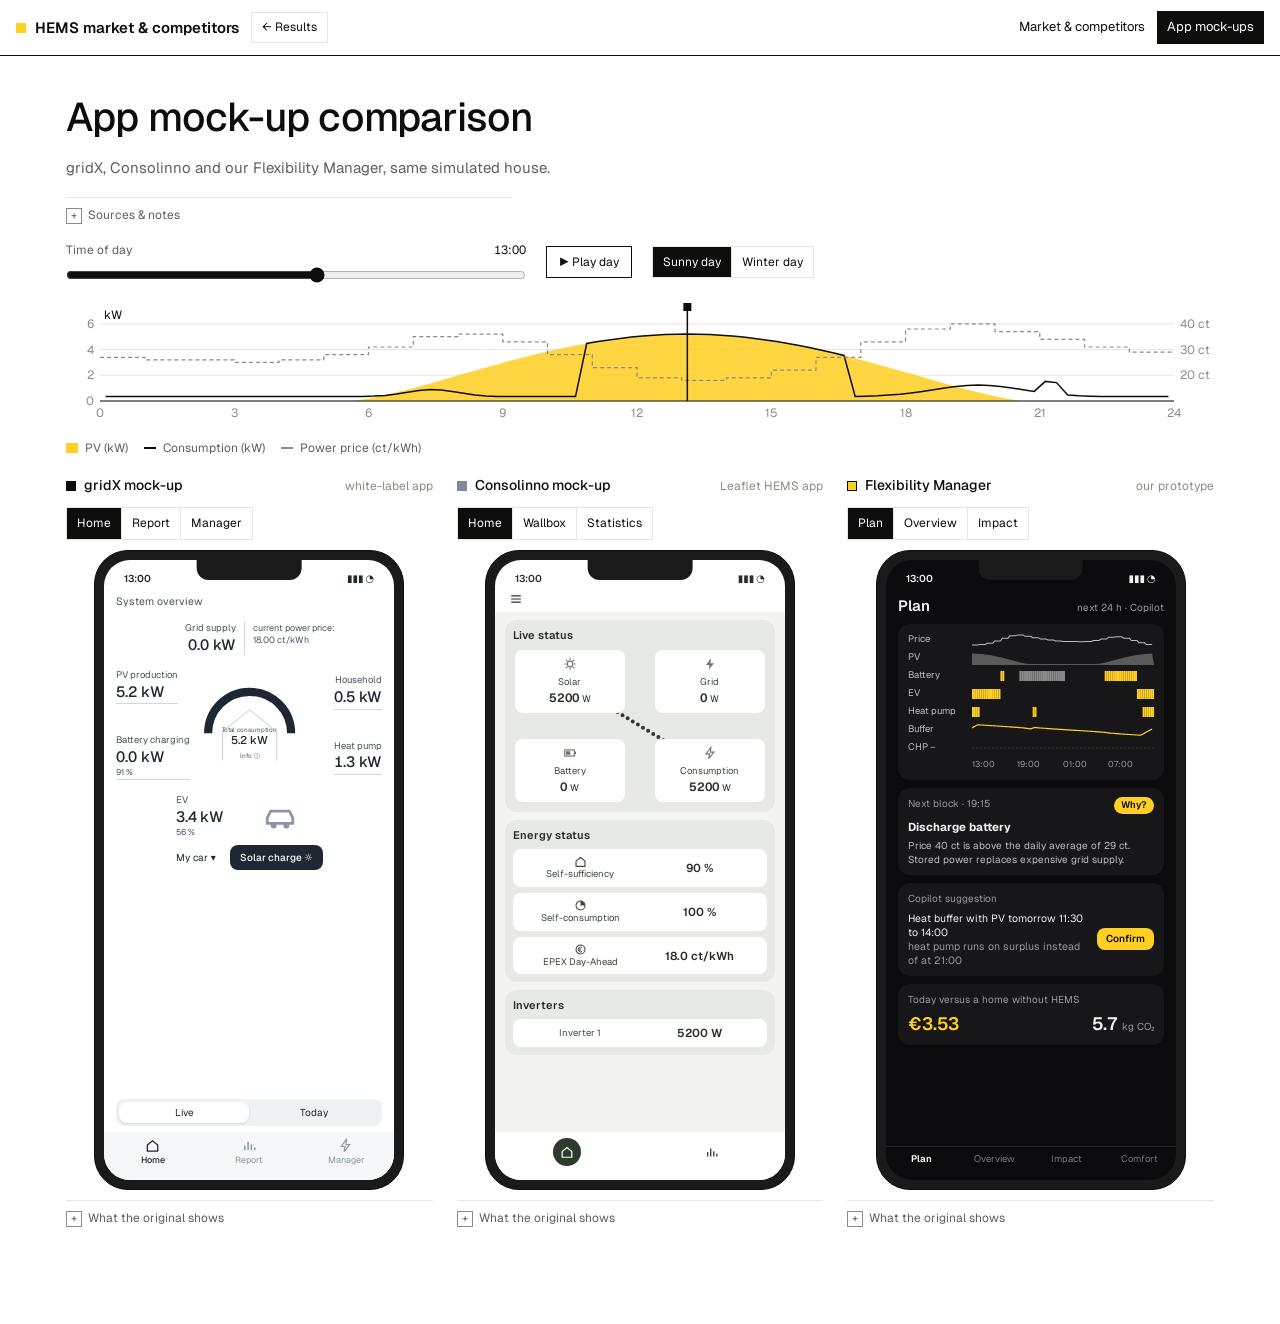
<file: market/mockups.html>
<!doctype html>
<html lang="en">
<meta charset="utf-8">
<meta name="viewport" content="width=device-width,initial-scale=1,viewport-fit=cover">
<title>App Mock-up Comparison</title>
<meta name="robots" content="noindex, nofollow">
<link rel="preconnect" href="https://fonts.googleapis.com">
<link rel="preconnect" href="https://fonts.gstatic.com" crossorigin>
<link rel="stylesheet" href="https://fonts.googleapis.com/css2?family=Geist:wght@400;500;600&family=Geist+Mono:wght@400;500&display=swap">
<link rel="stylesheet" href="shared.css">
<style>
.mk-main { max-width: 1180px; margin-inline: auto; padding: 40px max(16px, env(safe-area-inset-right, 0px)) 96px max(16px, env(safe-area-inset-left, 0px)); display: grid; gap: 18px; }
.mk-main h1 { font-size: clamp(26px, 3.4vw, 40px); max-width: none; }
.mk-main .lede { font-size: 15px; }
</style>

<header class="head">
  <span class="brand"><i></i>HEMS market &amp; competitors</span>
  <a class="back" href="../">← Results</a>
  <nav aria-label="Pages">
    <a href="index.html">Market &amp; competitors</a>
    <a href="mockups.html" aria-current="page">App mock-ups</a>
  </nav>
</header>

<main class="mk-main">
  <h1>App mock-up comparison</h1>
  <p class="lede">gridX, Consolinno and our Flexibility Manager, same simulated house.</p>
<style>
/* ---- Exhibit "three apps" (ported from the team's competitor page, section 06).
   Every rule is scoped to #x-apps; the source's .frame is .ap-frame, .body inside the phones is .ap-body,
   .chart is .ap-chart, .apps-ctl is .ap-ctl. Phone screens keep their own fixed light/dark look. ---- */
#x-apps { --c-g: var(--c-gridx); --c-c: var(--c-consolinno); --c-o: var(--c-ours); --yellow: var(--accent); --panel-line: var(--line); --hover: var(--panel-2); margin: 0; }
#x-apps > .body { overflow-x: visible; display: grid; gap: 18px; }

/* controls */
#x-apps .ap-ctl { display: flex; flex-wrap: wrap; align-items: center; gap: 12px 20px; }
#x-apps .ctl { display: grid; gap: 7px; min-width: min(260px, 100%); flex: 1; max-width: 460px; }
#x-apps .ctl .top { display: flex; justify-content: space-between; align-items: baseline; gap: 8px; font-size: 12px; }
#x-apps .ctl .top span:first-child { color: var(--muted); }
#x-apps .ctl .val { font-variant-numeric: tabular-nums; color: var(--ink); }
#x-apps .ctl input[type="range"] { width: 100%; margin: 0; }
#x-apps .ap-btn { white-space: nowrap; }

/* day profile above the phones */
#x-apps .ap-chart { width: 100%; min-width: 0; position: relative; }
#x-apps .ap-chart svg { display: block; overflow: visible; max-width: 100%; height: auto; }
#x-apps .ap-chart text { font-family: var(--sans); font-size: 12px; fill: var(--grey); }
#x-apps .ap-chart text.dl { fill: var(--ink); }
#x-apps .ap-key { display: flex; flex-wrap: wrap; gap: 6px 16px; font-size: 12px; color: var(--muted); }
#x-apps .ap-key span { display: inline-flex; align-items: center; gap: 7px; }
#x-apps .ap-key i { width: 12px; height: 10px; display: inline-block; flex: none; }

/* phones */
#x-apps .phones { display: grid; grid-template-columns: repeat(auto-fit, minmax(250px, 1fr)); gap: 28px 24px; }
#x-apps .ph { display: grid; gap: 10px; align-content: start; min-width: 0; }
#x-apps .ph-h { display: flex; align-items: baseline; gap: 8px; font-size: 14px; font-weight: 500; }
#x-apps .ph-h i { width: 10px; height: 10px; flex: none; align-self: center; }
#x-apps .ph-h i.o { outline: 1px solid var(--ink); outline-offset: -1px; }
#x-apps .ph-h small { font-weight: 400; font-size: 12px; color: var(--grey); margin-left: auto; }
#x-apps .ph-tabs { justify-self: start; }
#x-apps .ap-frame { width: 100%; max-width: 310px; justify-self: center; aspect-ratio: 9 / 18.6; border: 1px solid var(--ink); background: #1a1a1a; padding: 9px; border-radius: 34px !important; position: relative; }
#x-apps .screen { width: 100%; height: 100%; overflow: hidden; border-radius: 26px !important; position: relative; display: flex; flex-direction: column; font-size: 11px; line-height: 1.35; }
/* undo the page-wide svg defaults (display:block, max-width) inside the phones; text styles are set inline by apps.js */
#x-apps .screen svg { display: inline; max-width: none; overflow: visible; }
#x-apps .screen svg[width="100%"] { max-width: 100%; }
#x-apps .notch { position: absolute; top: 9px; left: 50%; transform: translateX(-50%); width: 34%; height: 20px; background: #1a1a1a; border-radius: 0 0 12px 12px !important; z-index: 3; }
#x-apps .sb { height: 30px; flex: none; display: flex; justify-content: space-between; align-items: flex-end; padding: 0 20px 4px; font-size: 10px; font-weight: 600; }
#x-apps .r8 { border-radius: 8px !important; } #x-apps .r12 { border-radius: 12px !important; } #x-apps .r16 { border-radius: 16px !important; } #x-apps .rf { border-radius: 999px !important; }
#x-apps .ph > details.more { justify-self: stretch; }
#x-apps .app-note { font-size: 12px; color: var(--muted); margin: 8px 0 0; padding-left: 16px; display: grid; gap: 4px; line-height: 1.45; }

/* gridX mock-up: light, house gauge in the middle, devices left and right, Live/Today at the bottom */
#x-apps .a-g { background: #ffffff; color: #1f2733; }
#x-apps .a-g .ap-body { flex: 1; overflow: hidden; padding: 4px 12px 0; display: flex; flex-direction: column; gap: 14px; }
#x-apps .a-g .st { font-size: 10.5px; color: #4a5361; }
#x-apps .a-g .val { display: grid; gap: 0; }
#x-apps .a-g .val small { font-size: 9.5px; color: #4a5361; }
#x-apps .a-g .val b { font-size: 15px; font-weight: 500; letter-spacing: -.01em; font-variant-numeric: tabular-nums; }
#x-apps .a-g .val i { font-style: normal; font-size: 8.5px; color: #4a5361; }
#x-apps .a-g .val.l { border-bottom: 1.5px solid #cfd6de; padding-bottom: 1px; width: fit-content; }
#x-apps .a-g .top { display: grid; grid-template-columns: 1fr 1fr; align-items: end; gap: 8px; }
#x-apps .a-g .top .val { justify-items: end; text-align: right; border-right: 1.5px solid #cfd6de; padding-right: 8px; }
#x-apps .a-g .top .pr { font-size: 9px; color: #4a5361; align-self: start; }
#x-apps .a-g .mid { display: grid; grid-template-columns: 1fr 1.25fr 1fr; align-items: center; gap: 4px; }
#x-apps .a-g .mid .col { display: grid; gap: 30px; }
#x-apps .a-g .mid .col.r { justify-items: end; text-align: right; }
#x-apps .a-g .mid .col.r .val { justify-items: end; }
#x-apps .a-g .ic { color: #8a96a6; }
#x-apps .a-g .ev { display: grid; grid-template-columns: auto auto; justify-content: center; align-items: end; gap: 6px 14px; }
#x-apps .a-g .ev .row2 { grid-column: 1 / -1; display: flex; justify-content: center; gap: 14px; align-items: center; }
#x-apps .a-g .btn-g { background: #1f2733; color: #fff; font-size: 10px; font-weight: 500; padding: 6px 10px; }
#x-apps .a-g .btn-g.off { background: #e6eaef; color: #4a5361; }
#x-apps .a-g .tg { display: grid; grid-template-columns: 1fr 1fr; background: #eef1f4; padding: 3px; font-size: 10px; text-align: center; cursor: pointer; margin-top: auto; }
#x-apps .a-g .tg span { padding: 4px 0; }
#x-apps .a-g .tg span.on { background: #fff; box-shadow: 0 1px 2px rgba(0,0,0,.12); }
#x-apps .a-g .cardg { background: #fff; border: 1px solid #e6eaef; padding: 8px 10px; display: grid; gap: 3px; }
#x-apps .a-g .cardg .h { font-size: 9.5px; color: #4a5361; display: flex; justify-content: space-between; }
#x-apps .a-g .cardg .v { font-size: 17px; font-weight: 500; }
#x-apps .a-g .cardg .v small { font-size: 9.5px; font-weight: 400; color: #4a5361; margin-left: 2px; }
#x-apps .a-g .tri { display: grid; grid-template-columns: repeat(3, 1fr); gap: 4px; }
#x-apps .a-g .tri div { border: 1px solid #e6eaef; padding: 5px 4px; display: grid; gap: 1px; text-align: center; font-size: 8.5px; color: #4a5361; }
#x-apps .a-g .tri b { font-size: 12px; color: #1f2733; font-weight: 500; }
#x-apps .a-g .seg3 { display: grid; grid-template-columns: repeat(3, 1fr); background: #eef1f4; padding: 2px; font-size: 9px; text-align: center; }
#x-apps .a-g .seg3 span { padding: 3px 0; } #x-apps .a-g .seg3 span.on { background: #fff; }
#x-apps .a-g .prio { display: grid; grid-template-columns: 50px 1fr; gap: 6px; align-items: center; border: 1px solid #e6eaef; padding: 6px 8px; font-size: 10px; }
#x-apps .a-g .prio small { font-size: 8.5px; color: #4a5361; display: block; }
#x-apps .a-g .li { display: flex; justify-content: space-between; align-items: center; padding: 5px 0; border-top: 1px solid #eef1f4; font-size: 10px; }
#x-apps .a-g .li:first-of-type { border-top: 0; }
#x-apps .a-g .sw-t { width: 26px; height: 15px; background: #1f2733; position: relative; flex: none; }
#x-apps .a-g .sw-t::after { content: ""; position: absolute; right: 2px; top: 2px; width: 11px; height: 11px; background: #fff; border-radius: 50% !important; }
#x-apps .a-g .nav { flex: none; display: grid; grid-template-columns: repeat(3, 1fr); background: #f6f7f9; padding: 6px 0 14px; font-size: 9px; text-align: center; color: #8a96a6; margin-top: 6px; }
#x-apps .a-g .nav span { display: grid; justify-items: center; gap: 1px; }
#x-apps .a-g .nav span.on { color: #1f2733; font-weight: 500; }
#x-apps .fl { stroke-dasharray: 0 6; stroke-linecap: round; animation: ap-fl 1.1s linear infinite; }
@keyframes ap-fl { to { stroke-dashoffset: -12; } }
@media (prefers-reduced-motion: reduce) { #x-apps .fl { animation: none; } }

/* Consolinno mock-up: cards on a light ground, 2x2 tiles with dotted flows, values in watts */
#x-apps .a-c { background: #ffffff; color: #263026; }
#x-apps .a-c .hd { flex: none; display: flex; justify-content: space-between; align-items: center; padding: 2px 14px 6px; font-size: 13px; }
#x-apps .a-c .hd .t { font-size: 11px; font-weight: 500; }
#x-apps .a-c .ap-body { flex: 1; overflow: hidden; padding: 8px 10px 0; display: flex; flex-direction: column; gap: 8px; background: #f3f4f2; }
#x-apps .a-c .pnl { background: #e7e9e5; padding: 8px; display: grid; gap: 6px; }
#x-apps .a-c .pnl > b { font-size: 11px; font-weight: 600; }
#x-apps .a-c .tiles { display: grid; grid-template-columns: 1fr 1fr; gap: 26px 30px; position: relative; padding: 2px; }
#x-apps .a-c .tl { background: #fff; padding: 7px 4px; display: grid; justify-items: center; gap: 1px; position: relative; z-index: 1; text-align: center; }
#x-apps .a-c .tl small { font-size: 9.5px; color: #3e4a3e; }
#x-apps .a-c .tl b { font-size: 12px; font-weight: 600; font-variant-numeric: tabular-nums; }
#x-apps .a-c .tl b i { font-style: normal; font-weight: 400; font-size: 9.5px; }
#x-apps .a-c .tl .ic { color: #6b746b; }
#x-apps .a-c .tiles > svg { position: absolute; inset: 0; width: 100%; height: 100%; z-index: 0; overflow: visible; max-width: none; }
#x-apps .a-c .rowc { background: #fff; display: grid; grid-template-columns: 1fr 1fr; align-items: center; padding: 6px 8px; }
#x-apps .a-c .rowc span { display: grid; justify-items: center; font-size: 9.5px; color: #3e4a3e; text-align: center; }
#x-apps .a-c .rowc b { text-align: center; font-size: 11.5px; font-weight: 600; }
#x-apps .a-c .kv { display: flex; justify-content: space-between; padding: 6px 0; font-size: 10px; }
#x-apps .a-c .kv span:first-child { color: #3e4a3e; }
#x-apps .a-c .h2c { font-size: 13px; font-weight: 600; display: flex; justify-content: space-between; align-items: center; margin-top: 6px; }
#x-apps .a-c .pill { font-size: 9.5px; font-weight: 500; padding: 3px 14px; background: #2e3a2e; color: #fff; }
#x-apps .a-c .pill.off { background: #d9dcd7; color: #3e4a3e; }
#x-apps .a-c .btnc { background: #c9cec6; text-align: center; padding: 7px; font-weight: 600; font-size: 8.5px; letter-spacing: .06em; margin-top: 6px; }
#x-apps .a-c .seg2 { display: flex; background: #eef0ec; font-size: 10px; }
#x-apps .a-c .seg2[data-act] { cursor: pointer; }
#x-apps .a-c .seg2 span { flex: 1; text-align: center; padding: 3px 0; }
#x-apps .a-c .seg2 span.on { background: #2e3a2e; color: #fff; }
#x-apps .a-c .ctr { text-align: center; font-size: 9px; color: #3e4a3e; line-height: 1.5; }
#x-apps .a-c .nav { flex: none; display: flex; justify-content: space-around; align-items: center; background: #fff; padding: 6px 0 14px; color: #3e4a3e; }
#x-apps .a-c .nav span { width: 28px; height: 28px; display: grid; place-items: center; border-radius: 50% !important; }
#x-apps .a-c .nav span.on { background: #2e3a2e; color: #fff; }

/* Flexibility Manager: dark app like our prototype */
#x-apps .a-o { background: #0b0b0d; color: #f2f2f2; }
#x-apps .a-o .ap-body { flex: 1; overflow: hidden; padding: 6px 12px 0; display: flex; flex-direction: column; gap: 8px; }
#x-apps .a-o .ttl { font-size: 15px; font-weight: 600; display: flex; justify-content: space-between; align-items: baseline; }
#x-apps .a-o .ttl small { font-size: 10px; color: #9a9a9a; font-weight: 400; }
#x-apps .a-o .crd { background: #17171a; padding: 9px 10px; display: grid; gap: 5px; }
#x-apps .a-o .crd .h { font-size: 10px; color: #9a9a9a; display: flex; justify-content: space-between; }
#x-apps .a-o .big { font-size: 18px; font-weight: 600; font-variant-numeric: tabular-nums; }
#x-apps .a-o .big small { font-size: 10px; color: #9a9a9a; font-weight: 400; margin-left: 4px; }
#x-apps .a-o .y { color: var(--yellow); }
#x-apps .a-o .why { display: inline-flex; gap: 5px; align-items: center; font-size: 9.5px; color: #0b0b0d; background: var(--yellow); padding: 2px 7px; font-weight: 600; width: fit-content; }
#x-apps .a-o .cp { display: flex; justify-content: space-between; align-items: center; gap: 8px; }
#x-apps .a-o .cp .b { background: var(--yellow); color: #0b0b0d; padding: 4px 9px; font-weight: 600; font-size: 10px; flex: none; cursor: pointer; }
#x-apps .a-o .nav { margin-top: auto; flex: none; display: grid; grid-template-columns: repeat(4, 1fr); border-top: 1px solid #222; padding: 6px 0 14px; font-size: 9.5px; text-align: center; color: #777; }
#x-apps .a-o .nav span.on { color: #fff; font-weight: 600; }
#x-apps .a-o .lane { display: grid; grid-template-columns: 58px 1fr; align-items: center; gap: 6px; font-size: 9.5px; color: #bdbdbd; }
#x-apps .a-o .lane svg { display: block; width: 100%; height: 14px; max-width: none; }
#x-apps .a-o .goal { display: grid; grid-template-columns: 70px 1fr 26px; gap: 6px; align-items: center; font-size: 10px; }
#x-apps .a-o .goal .t { height: 4px; background: #2a2a2e; position: relative; }
#x-apps .a-o .goal .t b { position: absolute; left: 0; top: 0; bottom: 0; background: var(--yellow); }

@media (max-width: 560px) {
  #x-apps .phones { grid-template-columns: minmax(0, 1fr); }
  #x-apps .ap-btn { order: 2; }
}
</style>

<figure class="exhibit wide" id="x-apps" style="border-top:0;padding-top:0">
  <div class="side">
    <details class="more"><summary>Sources &amp; notes</summary><p>Schematic mock-ups based on the apps' original screenshots: same structure and content, but without logos, brand colours and illustrations, labels translated. All three show the same simulated single-family home with 8 kWp PV, a 10 kWh battery, a heat pump with buffer and an EV. Drag the time of day or switch the views. Source: group research (team page, 24.11.2026), mock-ups based on the apps' screenshots.</p></details>
  </div>
  <div class="body">
    <div class="ap-ctl">
      <div class="ctl">
        <div class="top"><span>Time of day</span><span class="val" id="ap-time">13:00</span></div>
        <input type="range" id="ap-t" min="0" max="95" step="1" value="52" aria-label="Time of day">
      </div>
      <button type="button" class="btn ap-btn" id="ap-play">▶ Play day</button>
      <div class="seg" role="group" aria-label="Weather">
        <button type="button" data-wx="sun" aria-pressed="true">Sunny day</button>
        <button type="button" data-wx="cloud" aria-pressed="false">Winter day</button>
      </div>
    </div>
    <div class="ap-chart" id="ap-day"></div>
    <div class="ap-key" aria-hidden="true"><span><i style="background:var(--accent)"></i>PV (kW)</span><span><i style="height:2px;background:var(--ink)"></i>Consumption (kW)</span><span><i style="height:0;border-top:2px dashed var(--grey)"></i>Power price (ct/kWh)</span></div>
    <div class="phones">
      <div class="ph">
        <div class="ph-h"><i style="background:var(--c-g)"></i>gridX mock-up<small>white-label app</small></div>
        <div class="seg ph-tabs" role="group" aria-label="gridX view" data-app="g">
          <button type="button" data-v="home" aria-pressed="true">Home</button>
          <button type="button" data-v="report" aria-pressed="false">Report</button>
          <button type="button" data-v="manager" aria-pressed="false">Manager</button>
        </div>
        <div class="ap-frame"><div class="notch"></div><div class="screen a-g" id="scr-g"></div></div>
        <details class="more"><summary>What the original shows</summary>
          <ul class="app-note">
            <li>Home: house-shaped gauge with total consumption, devices around it, values in kW, current power price on top.</li>
            <li>Report: price paid per kWh versus “without HEMS”, plus savings, feed-in earnings and grid costs in euros.</li>
            <li>What the control plans next is not shown, only “optimised x times in the last 6 h”.</li>
          </ul>
        </details>
      </div>
      <div class="ph">
        <div class="ph-h"><i style="background:var(--c-c)"></i>Consolinno mock-up<small>Leaflet HEMS app</small></div>
        <div class="seg ph-tabs" role="group" aria-label="Consolinno view" data-app="c">
          <button type="button" data-v="home" aria-pressed="true">Home</button>
          <button type="button" data-v="wallbox" aria-pressed="false">Wallbox</button>
          <button type="button" data-v="stats" aria-pressed="false">Statistics</button>
        </div>
        <div class="ap-frame"><div class="notch"></div><div class="screen a-c" id="scr-c"></div></div>
        <details class="more"><summary>What the original shows</summary>
          <ul class="app-note">
            <li>Home: four tiles with dotted flows, values in watts, below them self-sufficiency, self-consumption and spot price.</li>
            <li>Detailed wallbox screen: charging mode, phases, status, charging power. Statistics with today's and tomorrow's spot price.</li>
            <li>No savings in euros; heat pump and buffer are missing from the home screen.</li>
          </ul>
        </details>
      </div>
      <div class="ph">
        <div class="ph-h"><i class="o" style="background:var(--c-o)"></i>Flexibility Manager<small>our prototype</small></div>
        <div class="seg ph-tabs" role="group" aria-label="Flexibility Manager view" data-app="o">
          <button type="button" data-v="plan" aria-pressed="true">Plan</button>
          <button type="button" data-v="overview" aria-pressed="false">Overview</button>
          <button type="button" data-v="impact" aria-pressed="false">Impact</button>
        </div>
        <div class="ap-frame"><div class="notch"></div><div class="screen a-o" id="scr-o"></div></div>
        <details class="more"><summary>What the original shows</summary>
          <ul class="app-note">
            <li>Home: schedule for the next 24 h per device, heat included.</li>
            <li>“Why?” explains every block; the copilot asks before intervening.</li>
            <li>Live values only appear in the overview, not on the home screen.</li>
          </ul>
        </details>
      </div>
    </div>
  </div>
</figure>

</main>

<script src="js/ui.js"></script>
<script src="js/apps.js"></script>
</file>
<file: market/shared.css>
/* HEMS market pages: shared design system.
   Layout concept: report pages in the look of the project site (white, black hairlines,
   yellow as the only accent, square corners), MBB exhibit convention:
   action title (the takeaway as a sentence) -> exhibit -> source line. */
:root {
  --bg: #ffffff; --ink: #0d0d0c; --muted: #5f5f5b; --grey: #8c8c86; --line: #e6e6e1;
  --panel: #f5f5f2; --panel-2: #ebebe6; --accent: #ffcf22; --accent-ink: #0d0d0c;
  /* fixed series: gridX = ink, Consolinno = grey-blue, our HEMS = accent */
  --c-gridx: #0d0d0c; --c-consolinno: #7d8a99; --c-ours: #ffcf22;
  /* archetypes (strategic groups), 8 categorical hues, muted, checked on both grounds */
  --a1: #2f5d8a; /* hardware OEM storage/inverter */
  --a2: #b5552f; /* heating OEM */
  --a3: #3d3d3a; /* utility / utility platform */
  --a4: #8a5a9e; /* full-stack installer */
  --a5: #2e8a6b; /* independent HEMS specialist */
  --a6: #c99a1a; /* tariff & flex player */
  --a7: #5b8fd1; /* software pure play */
  --a8: #9a9a93; /* open source */
  --good: #2e8a6b; --bad: #c2412d;
  --sans: "Geist", ui-sans-serif, system-ui, -apple-system, "Helvetica Neue", Arial, sans-serif;
  --mono: "Geist Mono", ui-monospace, "SF Mono", Menlo, monospace;
  --side: 248px; --head: 56px;
}
@media (prefers-color-scheme: dark) {
  :root:not([data-theme="light"]) {
    --bg: #121211; --ink: #f2f2ee; --muted: #b0b0a9; --grey: #8b8b85; --line: #2c2c2a;
    --panel: #1b1b1a; --panel-2: #262624; --accent: #ffcf22; --accent-ink: #121211;
    --c-gridx: #f2f2ee; --c-consolinno: #93a3b5; --c-ours: #ffcf22;
    --a1: #6f9fd0; --a2: #e08458; --a3: #cfcfc8; --a4: #b48ac7; --a5: #5cc29e; --a6: #e6bb45; --a7: #8db6ea; --a8: #77776f;
    --good: #5cc29e; --bad: #ef6f5a;
    color-scheme: dark;
  }
}
:root[data-theme="dark"] {
  --bg: #121211; --ink: #f2f2ee; --muted: #b0b0a9; --grey: #8b8b85; --line: #2c2c2a;
  --panel: #1b1b1a; --panel-2: #262624; --accent: #ffcf22; --accent-ink: #121211;
  --c-gridx: #f2f2ee; --c-consolinno: #93a3b5; --c-ours: #ffcf22;
  --a1: #6f9fd0; --a2: #e08458; --a3: #cfcfc8; --a4: #b48ac7; --a5: #5cc29e; --a6: #e6bb45; --a7: #8db6ea; --a8: #77776f;
  --good: #5cc29e; --bad: #ef6f5a;
  color-scheme: dark;
}

* { box-sizing: border-box; border-radius: 0 !important; }
[hidden] { display: none !important; }
html { scroll-behavior: smooth; }
@media (prefers-reduced-motion: reduce) { html { scroll-behavior: auto; } * { transition: none !important; animation: none !important; } }
body { margin: 0; background: var(--bg); color: var(--ink); font-family: var(--sans); font-size: 15px; line-height: 1.55; -webkit-font-smoothing: antialiased; }
body::before { content: ""; position: fixed; inset: 0 0 auto; height: env(safe-area-inset-top, 0px); z-index: 10; background: var(--bg); }
a { color: inherit; text-underline-offset: 3px; }
button, input, select { font: inherit; color: inherit; }
:focus-visible { outline: 2px solid var(--ink); outline-offset: 2px; }
.num, td, .tab { font-variant-numeric: tabular-nums; }
.muted { color: var(--muted); } .grey { color: var(--grey); }

/* header */
.head { position: sticky; top: env(safe-area-inset-top, 0px); z-index: 6; height: var(--head); background: var(--bg); border-bottom: 1px solid var(--ink);
  display: flex; align-items: center; gap: 20px; padding-left: max(16px, env(safe-area-inset-left, 0px)); padding-right: max(16px, env(safe-area-inset-right, 0px)); }
.head .brand { font-weight: 600; white-space: nowrap; }
.head .brand i { display: inline-block; width: 10px; height: 10px; background: var(--accent); margin-right: 9px; }
/* back to the results page: same button as week 3 (flex/, "← Results") */
.head .back { margin-left: -8px; border: 1px solid var(--line); background: var(--bg); padding: 5px 10px; font-size: 12px; text-decoration: none; white-space: nowrap; flex-shrink: 0; }
.head .back:hover { border-color: var(--ink); }
.head nav { display: flex; gap: 2px; margin-left: auto; overflow-x: auto; }
.head nav a { text-decoration: none; padding: 6px 10px; font-size: 13px; white-space: nowrap; }
.head nav a[aria-current="page"] { background: var(--ink); color: var(--bg); }
.head nav a:not([aria-current="page"]):hover { background: var(--panel); }

/* frame: left table of contents + content */
.frame { display: grid; grid-template-columns: var(--side) minmax(0, 1fr); }
.toc { position: sticky; top: calc(var(--head) + env(safe-area-inset-top, 0px)); align-self: start; height: calc(100vh - var(--head)); overflow-y: auto;
  border-right: 1px solid var(--line); padding: 24px 20px; display: grid; align-content: start; gap: 2px; font-size: 13px; }
.toc .lbl { font-size: 11px; letter-spacing: .08em; text-transform: uppercase; color: var(--grey); padding-bottom: 8px; }
.toc a { display: grid; grid-template-columns: 26px minmax(0, 1fr); padding: 5px 8px; margin-inline: -8px; text-decoration: none; }
.toc a .no { color: var(--grey); font-variant-numeric: tabular-nums; }
.toc a:hover { background: var(--panel); }
.toc a[aria-current="true"] { background: var(--panel); box-shadow: inset 2px 0 0 var(--ink); font-weight: 500; }
.main { min-width: 0; padding-block: 0 96px; padding-left: max(16px, env(safe-area-inset-left, 0px)); padding-right: max(16px, env(safe-area-inset-right, 0px)); }
.wrap { max-width: 1180px; margin-inline: auto; padding-inline: clamp(0px, 3vw, 32px); }
@media (max-width: 900px) { .frame { grid-template-columns: minmax(0, 1fr); } .toc { display: none; } }

/* hero */
.hero { padding-block: 56px 40px; display: grid; gap: 22px; border-bottom: 1px solid var(--ink); }
.eyebrow { font-size: 11px; letter-spacing: .1em; text-transform: uppercase; color: var(--muted); }
h1 { margin: 0; font-weight: 500; font-size: clamp(30px, 4.4vw, 52px); line-height: 1.05; letter-spacing: -0.02em; text-wrap: balance; max-width: 22ch; }
.lede { margin: 0; max-width: 64ch; font-size: 17px; color: var(--muted); }

/* executive summary: three numbered key messages (a real ranking, so numbers carry meaning) */
.keys3 { display: grid; grid-template-columns: repeat(3, minmax(0, 1fr)); border-top: 1px solid var(--line); }
.keys3 > div { padding: 20px 22px 22px 0; display: grid; gap: 8px; align-content: start; }
.keys3 > div + div { padding-left: 22px; border-left: 1px solid var(--line); }
.keys3 .k { font-size: 12px; color: var(--grey); font-variant-numeric: tabular-nums; }
.keys3 .t { font-weight: 500; font-size: 17px; line-height: 1.3; text-wrap: balance; }
.keys3 p { margin: 0; color: var(--muted); font-size: 14px; }
@media (max-width: 760px) { .keys3 { grid-template-columns: minmax(0, 1fr); } .keys3 > div + div { padding-left: 0; border-left: 0; border-top: 1px solid var(--line); } }

/* chapter = one section of the storyline */
.chapter { padding-block: 56px 8px; scroll-margin-top: calc(var(--head) + 16px); display: grid; gap: 28px; }
.chapter > header { display: grid; gap: 8px; }
.chapter > header .no { font-size: 12px; color: var(--grey); font-variant-numeric: tabular-nums; }
.chapter h2 { margin: 0; font-size: clamp(22px, 2.6vw, 30px); font-weight: 500; line-height: 1.15; letter-spacing: -0.012em; text-wrap: balance; max-width: 34ch; }
.chapter > header p { margin: 0; max-width: 68ch; color: var(--muted); }

/* exhibit = one chart with action title and source */
.exhibit { border-top: 1px solid var(--ink); padding-top: 14px; display: grid; gap: 14px; min-width: 0; }
.exhibit .xh { display: grid; gap: 4px; }
.exhibit .xno { font-size: 11px; letter-spacing: .08em; text-transform: uppercase; color: var(--grey); }
.exhibit h3 { margin: 0; font-size: 18px; font-weight: 500; line-height: 1.3; text-wrap: balance; max-width: 70ch; }
.exhibit .sub { margin: 0; font-size: 13px; color: var(--muted); max-width: 80ch; }
.exhibit .body { background: var(--panel); padding: 18px 20px; min-width: 0; overflow-x: auto; }
.exhibit .body.plain { background: transparent; padding: 0; }
.exhibit .src { margin: 0; font-size: 11.5px; color: var(--grey); line-height: 1.45; }
.exhibit .src b { font-weight: 500; color: var(--muted); }
.grid2 { display: grid; grid-template-columns: repeat(2, minmax(0, 1fr)); gap: 32px; }
@media (max-width: 900px) { .grid2 { grid-template-columns: minmax(0, 1fr); } }

/* so-what box: the implication for our product */
.sowhat { border-left: 3px solid var(--accent); background: var(--panel); padding: 14px 18px; display: grid; gap: 6px; max-width: 86ch; }
.sowhat .lbl { font-size: 11px; letter-spacing: .08em; text-transform: uppercase; color: var(--muted); }
.sowhat p { margin: 0; }

/* controls */
.tools { display: flex; flex-wrap: wrap; gap: 10px 16px; align-items: center; font-size: 12px; }
.seg { display: inline-flex; flex-wrap: wrap; border: 1px solid var(--line); background: var(--bg); }
.seg button { border: 0; border-right: 1px solid var(--line); background: transparent; padding: 6px 10px; font-size: 12px; cursor: pointer; white-space: nowrap; }
.seg button:last-child { border-right: 0; }
.seg button:hover { background: var(--panel-2); }
.seg button[aria-pressed="true"] { background: var(--ink); color: var(--bg); }
.btn { border: 1px solid var(--ink); background: var(--bg); padding: 6px 12px; font-size: 12px; cursor: pointer; }
.btn:hover { background: var(--ink); color: var(--bg); }
input[type="range"] { accent-color: var(--ink); }
.legend { display: flex; flex-wrap: wrap; gap: 6px 16px; font-size: 12px; color: var(--muted); }
.legend span { display: inline-flex; align-items: center; gap: 7px; }
.legend i { width: 10px; height: 10px; display: inline-block; flex: none; }

/* tables */
table.t { width: 100%; border-collapse: collapse; font-size: 13px; }
table.t th { text-align: left; font-weight: 500; font-size: 12px; color: var(--muted); border-bottom: 1px solid var(--ink); padding: 8px 10px 8px 0; vertical-align: bottom; }
table.t td { border-bottom: 1px solid var(--line); padding: 8px 10px 8px 0; vertical-align: top; }
table.t td.r, table.t th.r { text-align: right; }

/* chart text */
svg { display: block; max-width: 100%; height: auto; overflow: visible; }
svg text { fill: var(--muted); font-family: var(--sans); font-size: 11px; }
svg .ax line, svg .ax path { stroke: var(--line); }
svg .ax text { fill: var(--grey); }
svg .lab { fill: var(--ink); font-size: 11.5px; }
svg .lab-strong { fill: var(--ink); font-size: 12px; font-weight: 600; }
.tip { position: fixed; z-index: 20; pointer-events: none; background: var(--ink); color: var(--bg); font-size: 12px; line-height: 1.4; padding: 8px 10px; max-width: 280px; }
.tip b { font-weight: 600; }

/* badges for confidence */
.conf { font-size: 10.5px; padding: 1px 5px; border: 1px solid var(--line); color: var(--muted); white-space: nowrap; }
.conf.low { border-style: dashed; }

footer.foot { margin-top: 72px; border-top: 1px solid var(--ink); padding-top: 18px; font-size: 12px; color: var(--grey); display: grid; gap: 6px; }

/* =====================================================================
   Compact layout (26.11.2026, team member: "text overload").
   Rule: every exhibit = chart + a short side text (title, unit line, 2-3 points).
   Sources and method notes are folded into <details class="more">.
   Markup:
     <figure class="exhibit split" id="x-…">          (chart left, text right)
     <figure class="exhibit wide"  id="x-…">          (text strip on top, chart full width)
       <div class="side">
         <span class="xno"></span>
         <h3>Takeaway in ≤ 12 words</h3>
         <p class="sub">unit · basis (≤ 12 words)</p>
         <ul class="pts"><li><b>+55 %</b>heat-pump sales 2025</li>…</ul>
         <details class="more"><summary>Sources &amp; notes</summary><p class="src">…</p></details>
       </div>
       <div class="body">…chart…</div>
     </figure>
   ===================================================================== */
.chapter { padding-block: 64px 0; gap: 28px; }
.chapter > header { gap: 6px; }
.chapter h2 { max-width: 40ch; }
.chapter > header .kick { margin: 0; max-width: 72ch; color: var(--muted); font-size: 14px; }

.exhibit.split, .exhibit.wide { gap: 16px 32px; padding-top: 16px; }
.exhibit.split { grid-template-columns: minmax(0, 1fr) minmax(240px, 290px); align-items: start; }
.exhibit.split > .side { grid-column: 2; grid-row: 1; position: sticky; top: calc(var(--head) + 16px); }
.exhibit.split > .body { grid-column: 1; grid-row: 1; }
.exhibit.split > .body, .exhibit.wide > .body { background: transparent; padding: 0; }
.side { display: grid; gap: 10px; align-content: start; min-width: 0; }
.side h3 { font-size: 19px; line-height: 1.25; letter-spacing: -0.005em; text-wrap: balance; }
.side .sub { font-size: 12px; color: var(--grey); }
.pts { list-style: none; margin: 4px 0 0; padding: 0; display: grid; gap: 0; }
.pts li { display: grid; gap: 1px; padding: 9px 0; border-top: 1px solid var(--line); font-size: 13px; line-height: 1.38; color: var(--muted); }
.pts li b { display: block; font-size: 21px; font-weight: 500; line-height: 1.15; letter-spacing: -0.01em; color: var(--ink); font-variant-numeric: tabular-nums; }
.pts li b.ours { justify-self: start; box-shadow: inset 0 -0.3em 0 var(--accent); }
.pts li.txt { color: var(--ink); }
/* wide: title + points as a strip above a full-width chart */
.exhibit.wide > .side { grid-template-columns: minmax(0, 1fr) minmax(0, 1.5fr); column-gap: 32px; }
.exhibit.wide > .side > :not(.pts) { grid-column: 1; }
.exhibit.wide > .side > .pts { grid-column: 2; grid-row: 1 / span 4; margin: 0; grid-template-columns: repeat(auto-fit, minmax(150px, 1fr)); column-gap: 20px; align-self: start; }
.exhibit.wide > .side > .pts li { border-top: 0; border-left: 1px solid var(--line); padding: 2px 0 2px 14px; }

/* folded sources and notes */
details.more { font-size: 12px; color: var(--grey); border-top: 1px solid var(--line); padding-top: 8px; }
details.more > summary { cursor: pointer; list-style: none; display: inline-flex; gap: 6px; align-items: center; color: var(--muted); user-select: none; }
details.more > summary::-webkit-details-marker { display: none; }
details.more > summary::before { content: "+"; display: inline-grid; place-items: center; width: 14px; height: 14px; border: 1px solid var(--grey); font-size: 11px; line-height: 1; }
details.more[open] > summary::before { content: "−"; }
details.more > summary:hover { color: var(--ink); }
details.more > :not(summary) { margin: 8px 0 0; }
details.more .src, details.more p { font-size: 11.5px; line-height: 1.45; color: var(--grey); }

/* fold for long secondary content (tables, lists) inside a chapter */
details.fold { border-top: 1px solid var(--line); }
details.fold > summary { cursor: pointer; list-style: none; padding: 12px 0; font-size: 13px; font-weight: 500; display: flex; gap: 8px; align-items: center; }
details.fold > summary::-webkit-details-marker { display: none; }
details.fold > summary::before { content: "+"; display: inline-grid; place-items: center; width: 16px; height: 16px; border: 1px solid var(--ink); font-size: 12px; line-height: 1; }
details.fold[open] > summary::before { content: "−"; }
details.fold > summary .muted { font-weight: 400; }
details.fold > .fold-body { padding-bottom: 16px; display: grid; gap: 20px; }

/* so-what: one or two sentences in a slim accent bar */
.sowhat { grid-template-columns: auto minmax(0, 1fr); align-items: baseline; column-gap: 16px; padding: 12px 16px; max-width: none; }
.sowhat p { font-size: 14.5px; line-height: 1.45; }

@media (max-width: 1080px) {
  .exhibit.split { grid-template-columns: minmax(0, 1fr); }
  .exhibit.split > .side { grid-column: 1; grid-row: 1; position: static; }
  .exhibit.split > .body { grid-column: 1; grid-row: 2; }
  .exhibit.split .pts, .exhibit.wide > .side > .pts { grid-template-columns: repeat(auto-fit, minmax(150px, 1fr)); column-gap: 20px; }
  .exhibit.split .pts li { border-top: 0; border-left: 1px solid var(--line); padding: 2px 0 2px 14px; }
  .exhibit.wide > .side { grid-template-columns: minmax(0, 1fr); }
  .exhibit.wide > .side > .pts { grid-column: 1; grid-row: auto; }
}
@media (max-width: 560px) {
  .sowhat { grid-template-columns: minmax(0, 1fr); }
  .exhibit.split .pts, .exhibit.wide > .side > .pts { grid-template-columns: minmax(0, 1fr); }
  .exhibit.split .pts li, .exhibit.wide > .side > .pts li { border-left: 0; border-top: 1px solid var(--line); padding: 8px 0; }
}

/* part separators (26.11.2026): Part I market, Part II competitor deep dive */
.part-break { margin-top: 96px; padding: 28px 24px 30px; background: var(--ink); color: var(--bg); display: grid; gap: 8px; scroll-margin-top: calc(var(--head) + 16px); }
.part-break.part-1 { margin-top: 56px; }
.part-break { box-shadow: inset 6px 0 0 var(--accent); padding-left: 30px; }
.part-break .eyebrow { color: var(--bg); opacity: .72; }
.part-break h2 { margin: 0; font-size: clamp(24px, 3vw, 34px); font-weight: 500; line-height: 1.12; letter-spacing: -0.015em; text-wrap: balance; }
.part-break + .chapter { padding-top: 40px; }
.toc .toc-part { padding: 14px 0 4px; }

/* headline above the chart (26.11.2026, team member: every chart needs a headline with the takeaway) */
.exhibit.split > .xhead { grid-column: 1 / -1; grid-row: 1; display: grid; gap: 4px; max-width: 80ch; }
/* wide exhibits use the same headline row; below it the points run as one strip across the full width */
.exhibit.wide > .xhead { display: grid; gap: 4px; max-width: 80ch; }
.exhibit.wide > .xhead + .side { grid-template-columns: minmax(0, 1fr); }
.exhibit.wide > .xhead + .side > .pts { grid-column: 1; grid-row: auto; }
.exhibit.split > .side { grid-row: 2; }
.exhibit.split > .body { grid-row: 2; }
.xhead h3, .exhibit.wide > .side > h3 { font-size: 21px; line-height: 1.25; letter-spacing: -0.008em; text-wrap: balance; }
.xhead .sub, .exhibit.wide > .side > .sub { font-size: 13px; color: var(--muted); }
.xhead .m1-brand { margin-top: 4px; }
@media (max-width: 1080px) {
  .exhibit.split > .side { grid-row: 2; }
  .exhibit.split > .body { grid-row: 3; }
}
</file>
